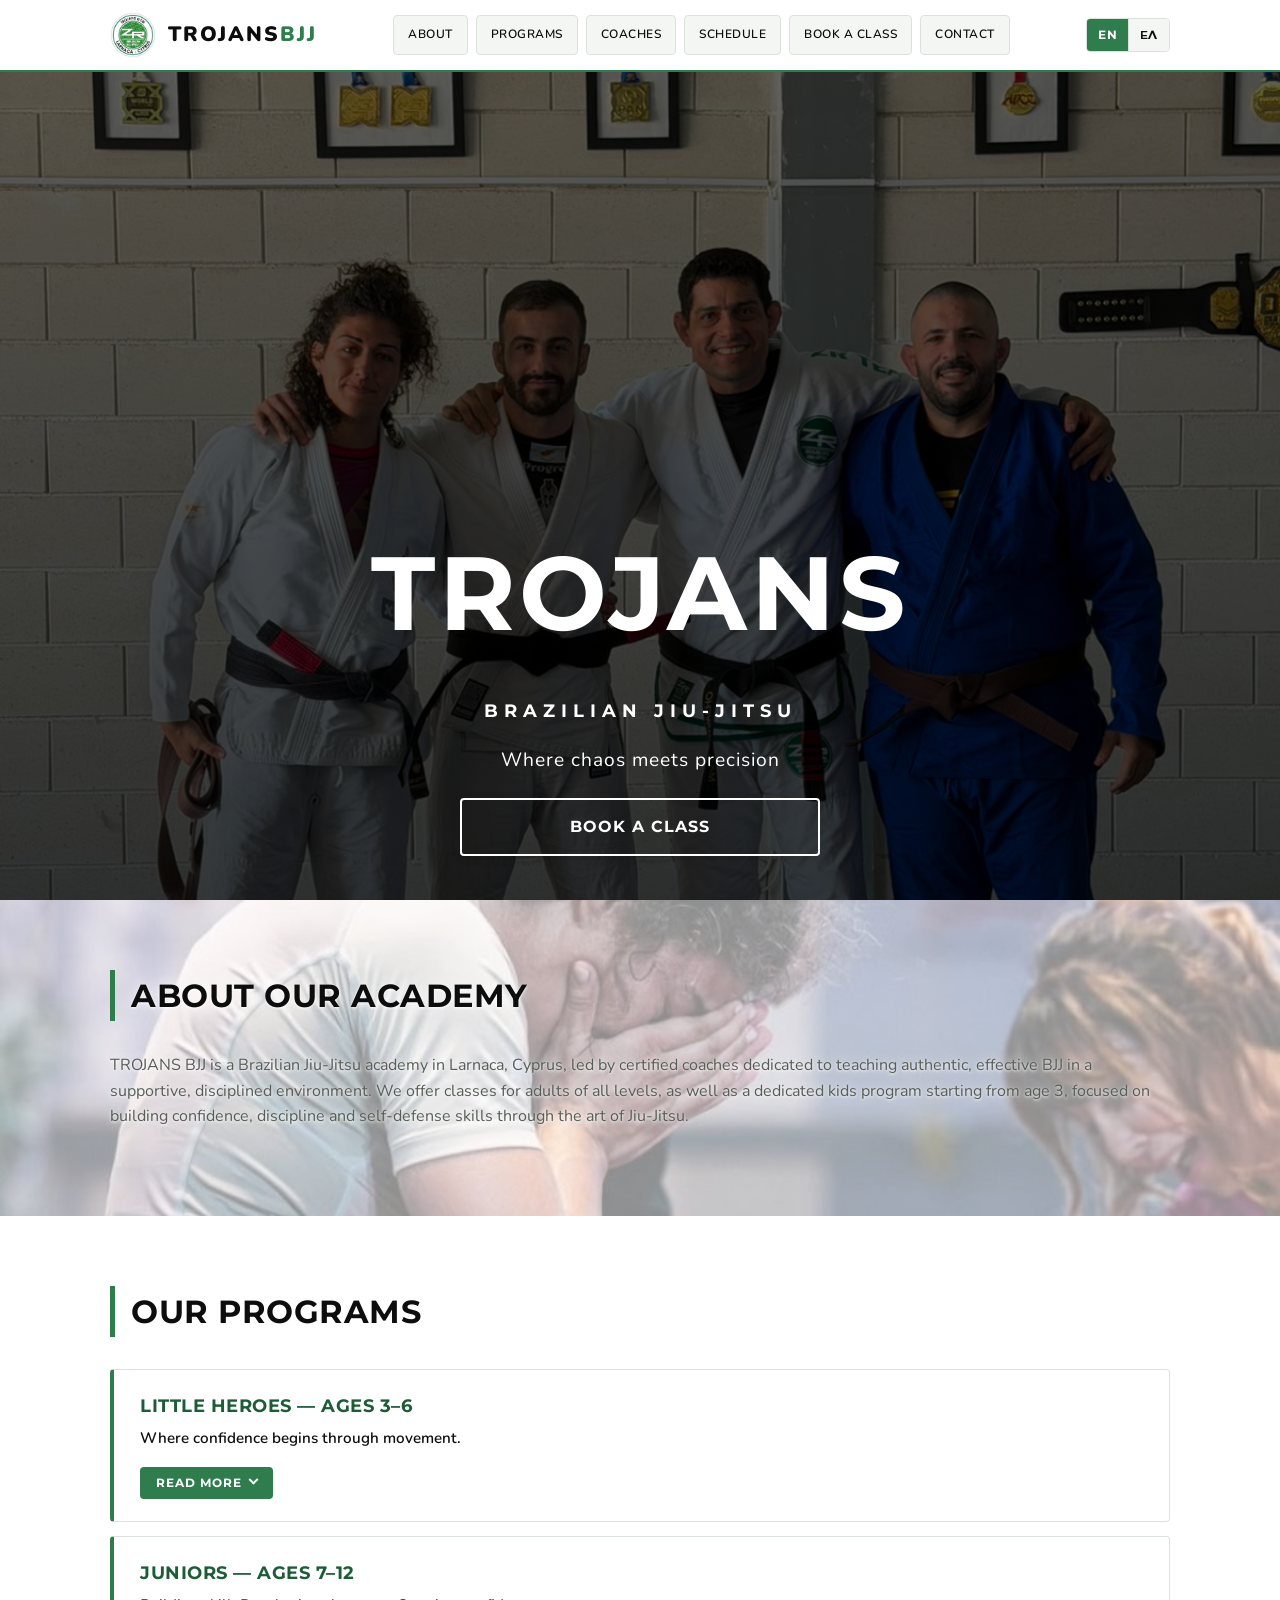
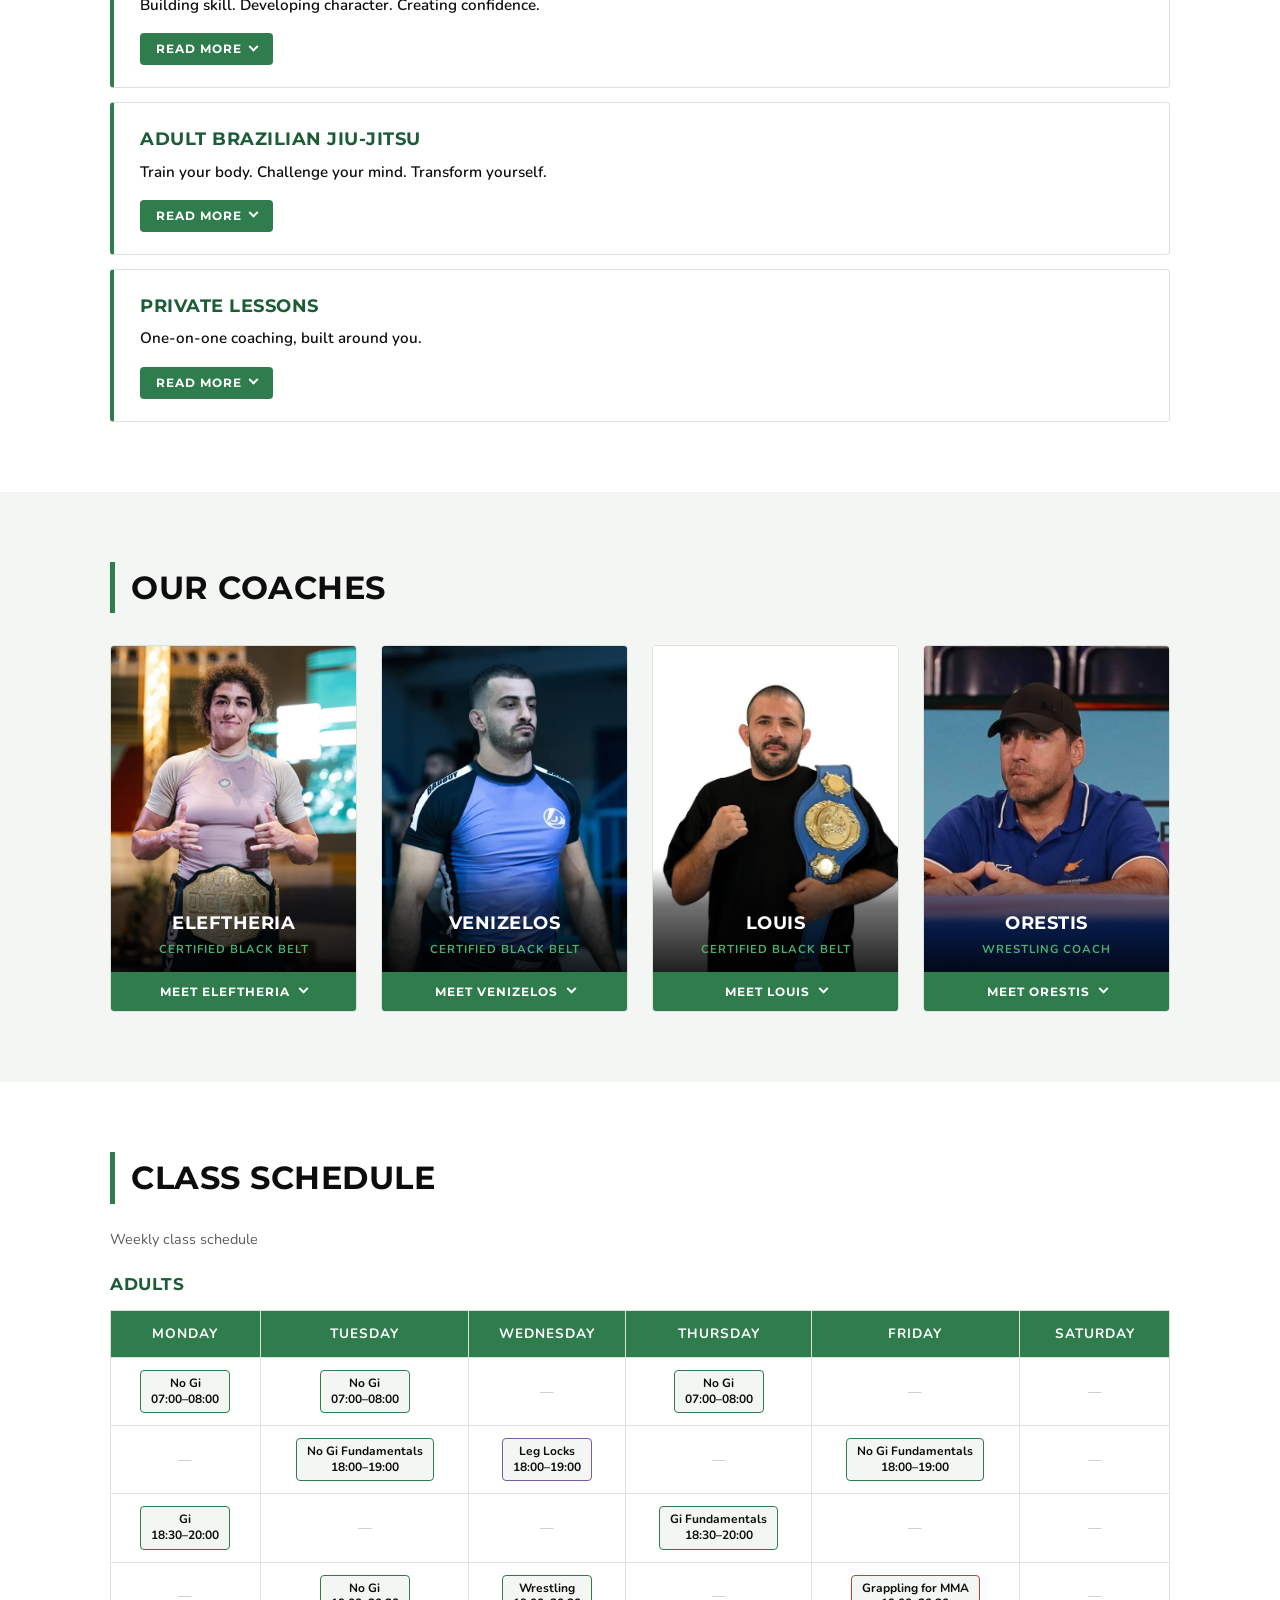
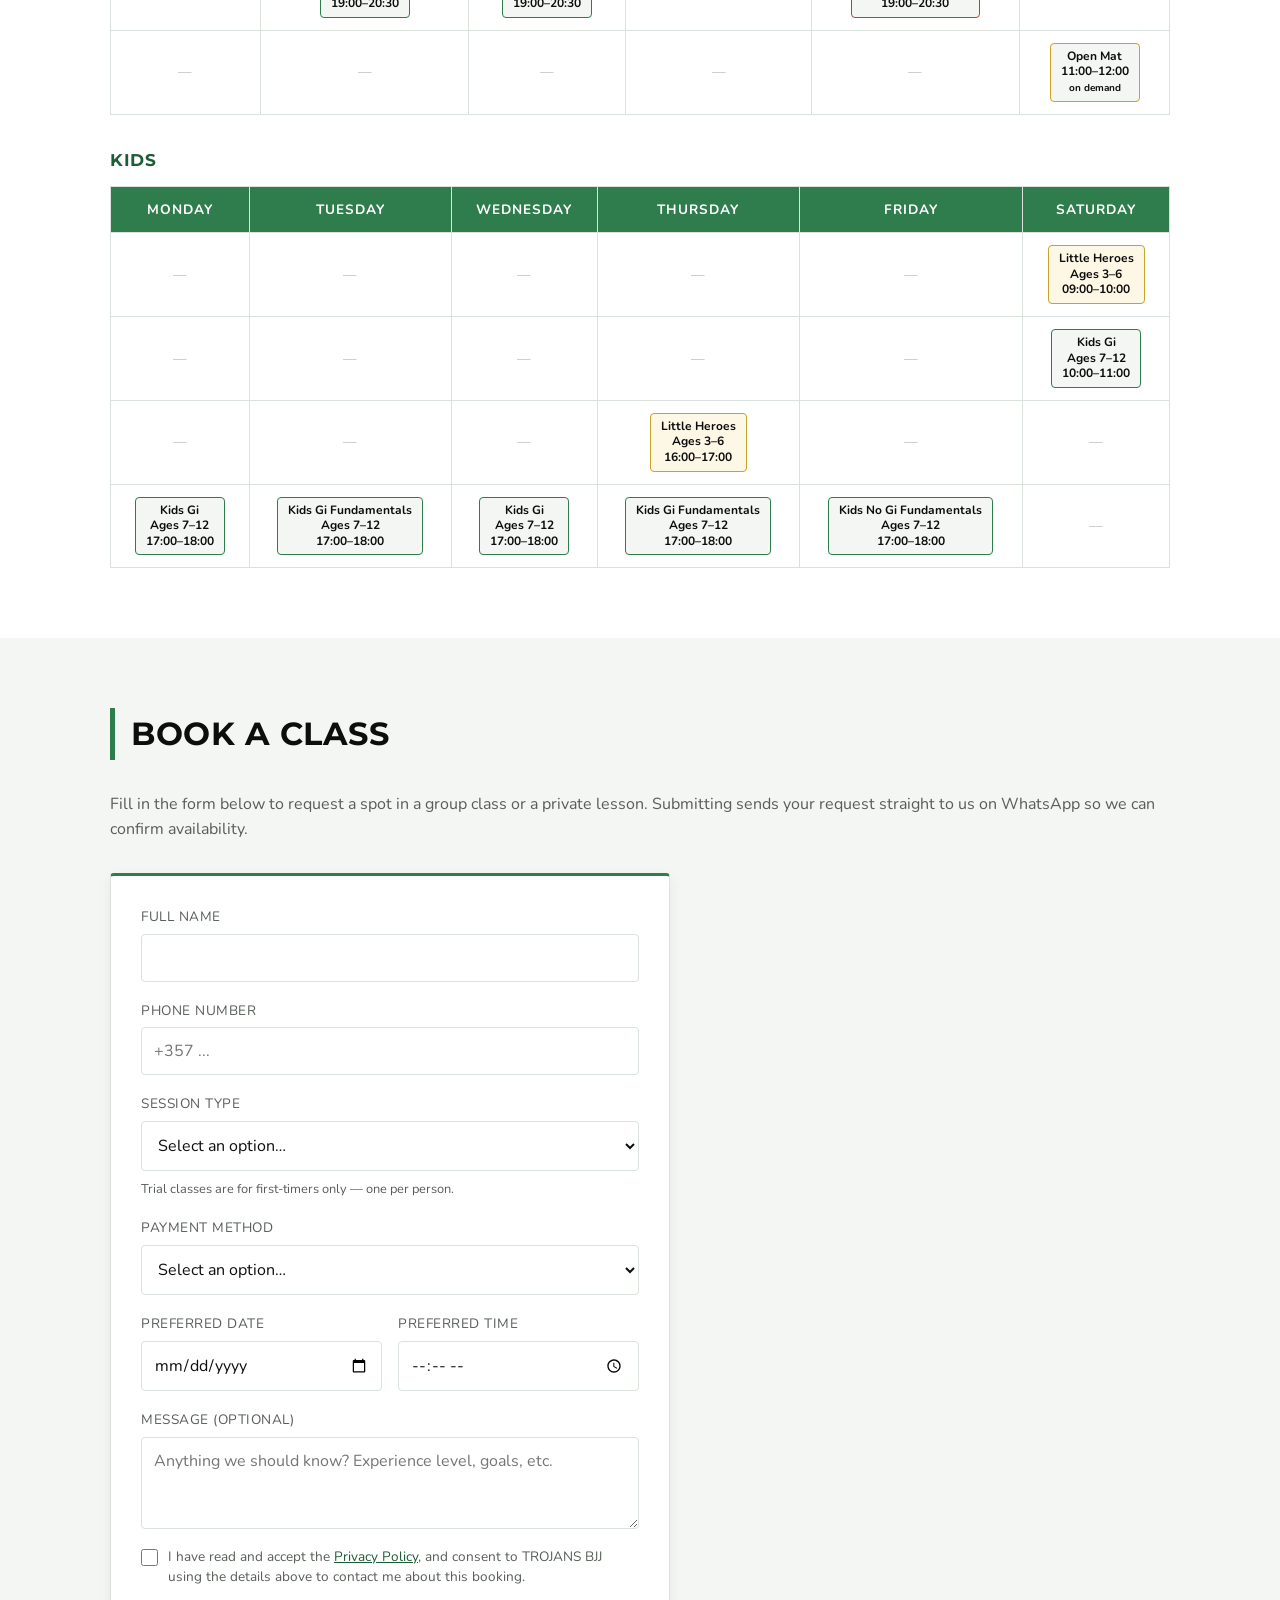
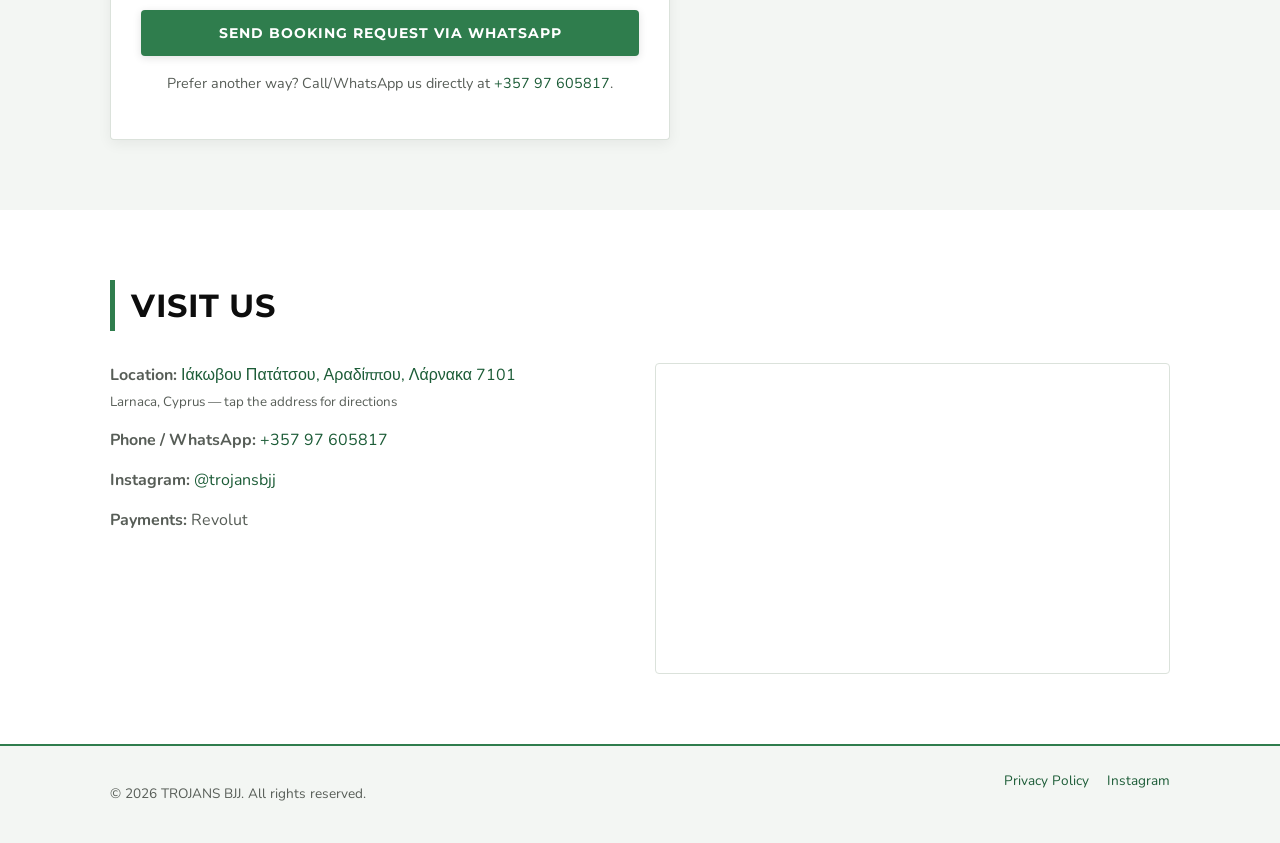
<file: index.html>
<!DOCTYPE html>
<html lang="en">
<head>
<meta charset="UTF-8">
<meta name="viewport" content="width=device-width, initial-scale=1.0">
<title>TROJANS BJJ | Brazilian Jiu-Jitsu Academy, Larnaca</title>
<meta name="description" content="TROJANS BJJ - Certified Brazilian Jiu-Jitsu coaches in Larnaca, Cyprus. Adult and kids classes, private lessons booking.">

<!-- Rich preview card when the link is shared on WhatsApp, Instagram, Facebook, etc. -->
<meta property="og:type" content="website">
<meta property="og:site_name" content="TROJANS BJJ">
<meta property="og:title" content="TROJANS BJJ | Brazilian Jiu-Jitsu Academy, Larnaca">
<meta property="og:description" content="Certified Brazilian Jiu-Jitsu coaches in Larnaca, Cyprus. Adult and kids classes, private lessons, trial bookings.">
<meta property="og:image" content="https://petaisandreas.github.io/trojans-bjj/images/og-image.jpg">
<meta property="og:image:width" content="1200">
<meta property="og:image:height" content="630">
<meta property="og:url" content="https://petaisandreas.github.io/trojans-bjj/">
<meta name="twitter:card" content="summary_large_image">
<meta name="twitter:title" content="TROJANS BJJ | Brazilian Jiu-Jitsu Academy, Larnaca">
<meta name="twitter:description" content="Certified Brazilian Jiu-Jitsu coaches in Larnaca, Cyprus. Adult and kids classes, private lessons, trial bookings.">
<meta name="twitter:image" content="https://petaisandreas.github.io/trojans-bjj/images/og-image.jpg">

<!-- Browser tab icon. The club badge rather than a generic emoji. -->
<link rel="icon" type="image/png" sizes="32x32" href="images/icons/favicon-32.png">
<link rel="icon" type="image/png" sizes="48x48" href="images/icons/favicon-48.png">
<link rel="icon" href="favicon.ico" sizes="any">

<!-- Installable app: lets a phone add this site to its home screen with its
     own icon, opening full-screen without browser chrome. -->
<link rel="manifest" href="manifest.json">
<meta name="theme-color" content="#2f7d4d">
<link rel="apple-touch-icon" href="images/icons/apple-touch-icon.png">
<meta name="apple-mobile-web-app-capable" content="yes">
<meta name="apple-mobile-web-app-status-bar-style" content="black-translucent">
<meta name="apple-mobile-web-app-title" content="TROJANS BJJ">

<link rel="preconnect" href="https://fonts.googleapis.com">
<link rel="preconnect" href="https://fonts.gstatic.com" crossorigin>
<link href="https://fonts.googleapis.com/css2?family=Montserrat:wght@600;700;800&family=Nunito:wght@400;600;700&display=swap" rel="stylesheet">

<!-- Visitor analytics (Google Analytics 4) - INACTIVE until a real Measurement
     ID replaces GA_MEASUREMENT_ID below. Nothing is sent anywhere until then.
     To activate: create a free account at analytics.google.com, add this site
     as a "Web" property, copy the ID it gives you (looks like G-XXXXXXXXXX),
     and replace both occurrences of GA_MEASUREMENT_ID on this page (and in
     privacy.html) with it. -->
<script>
  const GA_MEASUREMENT_ID = 'GA_MEASUREMENT_ID';
  if (GA_MEASUREMENT_ID !== 'GA_MEASUREMENT_ID') {
    const gaScript = document.createElement('script');
    gaScript.async = true;
    gaScript.src = `https://www.googletagmanager.com/gtag/js?id=${GA_MEASUREMENT_ID}`;
    document.head.appendChild(gaScript);
    window.dataLayer = window.dataLayer || [];
    function gtag(){ dataLayer.push(arguments); }
    gtag('js', new Date());
    gtag('config', GA_MEASUREMENT_ID);
  }
</script>
<!-- Bump ?v= whenever style.css or script.js changes so browsers fetch the new file
     instead of serving a cached copy. -->
<link rel="stylesheet" href="css/style.css?v=35">

<!-- Local business data for Google Search/Maps rich results. Class-time
     blocks come straight from the schedule table above, not invented.
     Saturday's Open Mat has no listed end time anywhere on the page, so it
     is left out here too rather than guessing one - see the note left for
     the site owner about adding it. -->
<script type="application/ld+json">
{
  "@context": "https://schema.org",
  "@type": "SportsActivityLocation",
  "name": "TROJANS BJJ",
  "alternateName": "Trojans Gym",
  "description": "Brazilian Jiu-Jitsu academy in Larnaca, Cyprus offering adult and kids classes, private lessons, and trial bookings.",
  "url": "https://petaisandreas.github.io/trojans-bjj/",
  "image": "https://petaisandreas.github.io/trojans-bjj/images/og-image.jpg",
  "telephone": "+35797605817",
  "sameAs": ["https://www.instagram.com/trojansbjj"],
  "address": {
    "@type": "PostalAddress",
    "streetAddress": "Ιάκωβου Πατάτσου",
    "addressLocality": "Αραδίππου",
    "addressRegion": "Larnaca",
    "postalCode": "7101",
    "addressCountry": "CY"
  },
  "openingHoursSpecification": [
    { "@type": "OpeningHoursSpecification", "dayOfWeek": "Monday", "opens": "07:00", "closes": "08:00", "description": "No Gi" },
    { "@type": "OpeningHoursSpecification", "dayOfWeek": "Monday", "opens": "17:00", "closes": "18:00", "description": "Kids Gi (ages 7-12)" },
    { "@type": "OpeningHoursSpecification", "dayOfWeek": "Monday", "opens": "18:30", "closes": "20:00", "description": "Gi" },

    { "@type": "OpeningHoursSpecification", "dayOfWeek": "Tuesday", "opens": "07:00", "closes": "08:00", "description": "No Gi" },
    { "@type": "OpeningHoursSpecification", "dayOfWeek": "Tuesday", "opens": "17:00", "closes": "18:00", "description": "Kids Gi Fundamentals (ages 7-12)" },
    { "@type": "OpeningHoursSpecification", "dayOfWeek": "Tuesday", "opens": "18:00", "closes": "19:00", "description": "No Gi Fundamentals" },
    { "@type": "OpeningHoursSpecification", "dayOfWeek": "Tuesday", "opens": "19:00", "closes": "20:30", "description": "No Gi" },

    { "@type": "OpeningHoursSpecification", "dayOfWeek": "Wednesday", "opens": "17:00", "closes": "18:00", "description": "Kids Gi (ages 7-12)" },
    { "@type": "OpeningHoursSpecification", "dayOfWeek": "Wednesday", "opens": "18:00", "closes": "19:00", "description": "Leg Locks" },
    { "@type": "OpeningHoursSpecification", "dayOfWeek": "Wednesday", "opens": "19:00", "closes": "20:30", "description": "Wrestling" },

    { "@type": "OpeningHoursSpecification", "dayOfWeek": "Thursday", "opens": "07:00", "closes": "08:00", "description": "No Gi" },
    { "@type": "OpeningHoursSpecification", "dayOfWeek": "Thursday", "opens": "16:00", "closes": "17:00", "description": "Little Heroes (ages 3-6)" },
    { "@type": "OpeningHoursSpecification", "dayOfWeek": "Thursday", "opens": "17:00", "closes": "18:00", "description": "Kids Gi Fundamentals (ages 7-12)" },
    { "@type": "OpeningHoursSpecification", "dayOfWeek": "Thursday", "opens": "18:30", "closes": "20:00", "description": "Gi Fundamentals" },

    { "@type": "OpeningHoursSpecification", "dayOfWeek": "Friday", "opens": "17:00", "closes": "18:00", "description": "Kids No Gi Fundamentals (ages 7-12)" },
    { "@type": "OpeningHoursSpecification", "dayOfWeek": "Friday", "opens": "18:00", "closes": "19:00", "description": "No Gi Fundamentals" },
    { "@type": "OpeningHoursSpecification", "dayOfWeek": "Friday", "opens": "19:00", "closes": "20:30", "description": "Grappling for MMA" },

    { "@type": "OpeningHoursSpecification", "dayOfWeek": "Saturday", "opens": "09:00", "closes": "10:00", "description": "Little Heroes (ages 3-6)" },
    { "@type": "OpeningHoursSpecification", "dayOfWeek": "Saturday", "opens": "10:00", "closes": "11:00", "description": "Kids Gi (ages 7-12)" },
    { "@type": "OpeningHoursSpecification", "dayOfWeek": "Saturday", "opens": "11:00", "closes": "12:00", "description": "Open Mat (on demand)" }
  ]
}
</script>
</head>
<body data-i18n-doc-title="doc-title" data-i18n-doc-description="doc-description">

<header class="site-header">
  <div class="container header-inner">
    <a href="#home" class="logo">
      <span class="logo-badge photo-frame">
        <img src="images/logo.png" alt="TROJANS BJJ logo" onerror="this.classList.add('missing')">
        <span class="photo-placeholder logo-placeholder">&#129508;</span>
      </span>
      <span class="logo-text">TROJANS<span>BJJ</span></span>
    </a>
    <nav class="main-nav" id="main-nav">
      <a href="#about" data-i18n="nav-about">About</a>
      <a href="#programs" data-i18n="nav-programs">Programs</a>
      <a href="#coaches" data-i18n="nav-coaches">Coaches</a>
      <a href="#schedule" data-i18n="nav-schedule">Schedule</a>
      <a href="#booking" data-i18n="nav-booking">Book a Class</a>
      <a href="#contact" data-i18n="nav-contact">Contact</a>
    </nav>
    <div class="lang-switch" role="group" aria-label="Language">
      <button type="button" class="lang-btn" data-lang="en">EN</button>
      <button type="button" class="lang-btn" data-lang="el">&Epsilon;&Lambda;</button>
    </div>
    <button class="nav-toggle" id="nav-toggle" aria-label="Toggle menu" data-i18n-aria-label="nav-toggle-label">&#9776;</button>
  </div>
</header>

<section id="home" class="hero">
  <div class="hero-photo" aria-hidden="true">
    <img src="images/hero-coaches.jpg" alt="">
  </div>
  <div class="hero-overlay" aria-hidden="true"></div>
  <div class="container hero-content">
    <h1>TROJANS</h1>
    <p class="hero-subtitle" data-i18n="hero-subtitle">Brazilian Jiu-Jitsu</p>
    <p class="tagline" data-i18n="hero-tagline">Where chaos meets precision</p>
    <div class="hero-buttons">
      <a href="#booking" class="btn btn-outline btn-hero" data-i18n="hero-book">Book a Class</a>
    </div>
  </div>
</section>

<section id="about" class="section about">
  <!-- sh5, sh6 and sh10 show identifiable children. Published at the
       owner's direction; parental consent is their responsibility. -->
  <div class="about-slideshow" id="about-slideshow" aria-hidden="true">
    <img src="images/sh1.jpg" alt="" onerror="this.classList.add('missing')">
    <img src="images/sh2.jpg" alt="" onerror="this.classList.add('missing')">
    <img src="images/sh5.jpg" alt="" onerror="this.classList.add('missing')">
    <img src="images/sh6.jpg" alt="" onerror="this.classList.add('missing')">
    <img src="images/sh7.jpg" alt="" onerror="this.classList.add('missing')">
    <img src="images/sh9.jpg" alt="" onerror="this.classList.add('missing')">
    <img src="images/sh10.jpg" alt="" onerror="this.classList.add('missing')">
  </div>
  <div class="about-scrim" aria-hidden="true"></div>
  <div class="container">
    <h2 data-i18n="about-heading">About Our Academy</h2>
    <p data-i18n="about-body">
      TROJANS BJJ is a Brazilian Jiu-Jitsu academy in Larnaca, Cyprus, led by certified coaches
      dedicated to teaching authentic, effective BJJ in a supportive, disciplined environment.
      We offer classes for adults of all levels, as well as a dedicated kids program starting from
      age 3, focused on building confidence, discipline and self-defense skills through the art of
      Jiu-Jitsu.
    </p>
  </div>
</section>

<section id="programs" class="section programs">
  <div class="container">
    <h2 data-i18n="programs-heading">Our Programs</h2>
    <div class="program-grid">

      <article class="program-card">
        <h3 data-i18n="program-little-title">Little Heroes &mdash; Ages 3&ndash;6</h3>
        <p class="program-tagline" data-i18n="program-little-tagline">Where confidence begins through movement.</p>
        <button type="button" class="program-toggle" aria-expanded="false" aria-controls="prog-little">
          <span data-i18n="program-readmore">Read more</span>
          <span class="coach-chevron" aria-hidden="true"></span>
        </button>
        <div class="program-body" id="prog-little" hidden data-i18n="program-little-body">
          <p>Little Heroes is a playful and carefully structured introduction to Brazilian Jiu-Jitsu, created specifically for children aged 3&ndash;6. Through age-appropriate games, movement exercises, and fundamental Jiu-Jitsu skills, children develop coordination, balance, agility, body awareness, and essential motor skills while learning how to listen, follow instructions, and interact positively with others.</p>
          <p>At this important stage of development, our goal goes far beyond learning techniques. We create an environment where children learn through movement, build independence, develop focus and discipline, and experience the confidence that comes from overcoming small challenges. Every class is designed to be safe, engaging, positive, and fun, giving our Little Heroes a strong foundation both on and off the mats.</p>
        </div>
      </article>

      <article class="program-card">
        <h3 data-i18n="program-junior-title">Juniors &mdash; Ages 7&ndash;12</h3>
        <p class="program-tagline" data-i18n="program-junior-tagline">Building skill. Developing character. Creating confidence.</p>
        <button type="button" class="program-toggle" aria-expanded="false" aria-controls="prog-junior">
          <span data-i18n="program-readmore">Read more</span>
          <span class="coach-chevron" aria-hidden="true"></span>
        </button>
        <div class="program-body" id="prog-junior" hidden data-i18n="program-junior-body">
          <p>Our Junior Heroes program is designed for one of the most important stages of a child&rsquo;s development. Through structured Brazilian Jiu-Jitsu training, students build a strong technical foundation while developing confidence, discipline, focus, resilience, coordination, and respect.</p>
          <p>As their skills progress, children learn much more than how to perform a technique. They learn how to solve problems under pressure, stay composed when something is difficult, work with different training partners, accept both success and setbacks, and keep working toward a goal. Our coaches challenge each student at an appropriate level, helping them become more capable and confident without losing the enjoyment of training.</p>
          <p>The result is a program that develops strong Jiu-Jitsu and strong individuals &mdash; giving children practical skills, a positive mindset, and lessons they can carry into school, friendships, sport, and everyday life.</p>
        </div>
      </article>

      <article class="program-card">
        <h3 data-i18n="program-adult-title">Adult Brazilian Jiu-Jitsu</h3>
        <p class="program-tagline" data-i18n="program-adult-tagline">Train your body. Challenge your mind. Transform yourself.</p>
        <button type="button" class="program-toggle" aria-expanded="false" aria-controls="prog-adult">
          <span data-i18n="program-readmore">Read more</span>
          <span class="coach-chevron" aria-hidden="true"></span>
        </button>
        <div class="program-body" id="prog-adult" hidden data-i18n="program-adult-body">
          <p>Our Adult Brazilian Jiu-Jitsu program is built for everyone &mdash; from complete beginners stepping onto the mats for the first time to experienced practitioners looking to take their game to the next level.</p>
          <p>Brazilian Jiu-Jitsu is more than a workout. It is a constantly evolving physical and mental challenge that develops strength, mobility, endurance, confidence, problem-solving, and resilience. Every session gives you the opportunity to learn, test yourself, improve, and discover what you are capable of.</p>
          <p>Our academy brings together high-level instruction, structured progression, modern training methods, and an innovative training environment designed to help every student grow. Whether your goal is fitness, self-defence, competition, stress relief, or simply becoming a stronger version of yourself, there is a place for you on our mats.</p>
          <p>We don&rsquo;t just teach Jiu-Jitsu. We use Jiu-Jitsu to transform lives.</p>
        </div>
      </article>

      <article class="program-card">
        <h3 data-i18n="program-private-title">Private Lessons</h3>
        <p class="program-tagline" data-i18n="program-private-tagline">One-on-one coaching, built around you.</p>
        <button type="button" class="program-toggle" aria-expanded="false" aria-controls="prog-private">
          <span data-i18n="program-readmore">Read more</span>
          <span class="coach-chevron" aria-hidden="true"></span>
        </button>
        <div class="program-body" id="prog-private" hidden data-i18n="program-private-body">
          <p>Private sessions with Eleftheria or Venizelos, tailored to your goals and your pace. Ideal if you want to accelerate your progress, work on a specific area of your game, or start training in a one-to-one setting before joining group classes.</p>
          <p>They are just as valuable if you are a competitor looking to sharpen your skills. Private lessons are open to every level.</p>
        </div>
      </article>

    </div>
  </div>
</section>

<section id="coaches" class="section coaches">
  <div class="container">
    <h2 data-i18n="coaches-heading">Our Coaches</h2>
    <div class="coach-grid">

      <article class="coach-card">
        <div class="coach-media">
          <img class="coach-photo" src="images/coach-eleftheria.jpg" alt="Coach Eleftheria" onerror="this.classList.add('missing')">
          <span class="coach-fallback" aria-hidden="true">E</span>
          <div class="coach-overlay">
            <h3>Eleftheria</h3>
            <p class="coach-role" data-i18n="role-eleftheria">Certified Black Belt</p>
          </div>
        </div>
        <button type="button" class="coach-toggle" aria-expanded="false" aria-controls="bio-eleftheria">
          <span data-i18n="meet-eleftheria">Meet Eleftheria</span>
          <span class="coach-chevron" aria-hidden="true"></span>
        </button>
        <div class="coach-bio" id="bio-eleftheria" hidden>
          <h4 data-i18n="achievements-heading">Achievements</h4>
          <ul data-i18n="achievements-eleftheria">
            <li>ADCC Veteran &amp; ADCC European Trials Champion</li>
            <li>IBJJF European Champion &mdash; Weight and Absolute</li>
            <li>IBJJF Pan Champion</li>
            <li>JJIF World Champion</li>
            <li>Founder of <a href="https://www.goldencamppro.com" target="_blank" rel="noopener">GoldenCampPro.com</a></li>
          </ul>
        </div>
      </article>

      <article class="coach-card">
        <div class="coach-media">
          <img class="coach-photo" src="images/coach-venizelos.jpg" alt="Coach Venizelos" onerror="this.classList.add('missing')">
          <span class="coach-fallback" aria-hidden="true">V</span>
          <div class="coach-overlay">
            <h3>Venizelos</h3>
            <p class="coach-role" data-i18n="role-venizelos">Certified Black Belt</p>
          </div>
        </div>
        <button type="button" class="coach-toggle" aria-expanded="false" aria-controls="bio-venizelos">
          <span data-i18n="meet-venizelos">Meet Venizelos</span>
          <span class="coach-chevron" aria-hidden="true"></span>
        </button>
        <div class="coach-bio" id="bio-venizelos" hidden>
          <h4 data-i18n="achievements-heading">Achievements</h4>
          <ul data-i18n="achievements-venizelos">
            <li>JJIF European No-Gi Vice Champion 2025</li>
            <li>JJIF European No-Gi Vice Champion 2024</li>
            <li>Cyprus National Champion</li>
            <li>Greece National Champion</li>
          </ul>
        </div>
      </article>

      <article class="coach-card">
        <div class="coach-media">
          <img class="coach-photo" src="images/louis.PNG" alt="Coach Louis" onerror="this.classList.add('missing')">
          <span class="coach-fallback" aria-hidden="true">L</span>
          <div class="coach-overlay">
            <h3>Louis</h3>
            <p class="coach-role" data-i18n="role-louis">Certified Black Belt</p>
          </div>
        </div>
        <button type="button" class="coach-toggle" aria-expanded="false" aria-controls="bio-louis">
          <span data-i18n="meet-louis">Meet Louis</span>
          <span class="coach-chevron" aria-hidden="true"></span>
        </button>
        <div class="coach-bio" id="bio-louis" hidden>
          <h4 data-i18n="achievements-heading">Achievements</h4>
          <ul data-i18n="achievements-louis">
            <li>Abu Dhabi Grand Slam Gold Medallist <span class="nw">2016</span></li>
            <li>Pankration &mdash; 2nd place</li>
            <li>Former professional MMA fighter</li>
            <li>MMA coach</li>
          </ul>
        </div>
      </article>

      <article class="coach-card">
        <div class="coach-media">
          <img class="coach-photo" src="images/orestis-coach.jpg" alt="Coach Orestis" onerror="this.classList.add('missing')">
          <span class="coach-fallback" aria-hidden="true">O</span>
          <div class="coach-overlay">
            <h3>Orestis</h3>
            <p class="coach-role" data-i18n="role-orestis">Wrestling Coach</p>
          </div>
        </div>
        <button type="button" class="coach-toggle" aria-expanded="false" aria-controls="bio-orestis">
          <span data-i18n="meet-orestis">Meet Orestis</span>
          <span class="coach-chevron" aria-hidden="true"></span>
        </button>
        <div class="coach-bio" id="bio-orestis" hidden>
          <h4 data-i18n="achievements-heading">Achievements</h4>
          <ul data-i18n="achievements-orestis">
            <li>Member of the Greek National Wrestling Team, 1997&ndash;2009</li>
            <li>3rd place &mdash; Mediterranean Games 2009, 96&nbsp;kg</li>
            <li>1st place &mdash; Panhellenic Games 2008, 96&nbsp;kg</li>
            <li>1st place &mdash; Panhellenic Championship 2007, 96&nbsp;kg</li>
            <li>3rd place &mdash; Balkan Games 2000 (Juniors), 85&nbsp;kg</li>
          </ul>
        </div>
      </article>

    </div>
  </div>
</section>

<section id="schedule" class="section schedule">
  <div class="container">
    <h2 data-i18n="schedule-heading">Class Schedule</h2>
    <p class="schedule-note" data-i18n="schedule-note">Brazilian Jiu Jitsu Schedule 2025&ndash;26</p>

    <h3 class="schedule-sub" data-i18n="schedule-adults">Adults</h3>
    <div class="table-wrap">
      <table class="schedule-table schedule-grid">
        <thead>
          <tr><th data-i18n="day-mon">Monday</th><th data-i18n="day-tue">Tuesday</th><th data-i18n="day-wed">Wednesday</th><th data-i18n="day-thu">Thursday</th><th data-i18n="day-fri">Friday</th><th data-i18n="day-sat">Saturday</th></tr>
        </thead>
        <tbody>
          <tr><td><span class="pill pill-nogi" data-i18n="p-nogi-am">No Gi<br><span class="nw">07:00&ndash;08:00</span></span></td><td><span class="pill pill-nogi" data-i18n="p-nogi-am">No Gi<br><span class="nw">07:00&ndash;08:00</span></span></td><td></td><td><span class="pill pill-nogi" data-i18n="p-nogi-am">No Gi<br><span class="nw">07:00&ndash;08:00</span></span></td><td></td><td></td></tr>
          <tr><td></td><td><span class="pill pill-beginners" data-i18n="p-nogi-fund">No Gi Fundamentals<br><span class="nw">18:00&ndash;19:00</span></span></td><td><span class="pill pill-leglocks" data-i18n="p-leglocks">Leg Locks<br><span class="nw">18:00&ndash;19:00</span></span></td><td></td><td><span class="pill pill-beginners" data-i18n="p-nogi-fund">No Gi Fundamentals<br><span class="nw">18:00&ndash;19:00</span></span></td><td></td></tr>
          <tr><td><span class="pill pill-gi" data-i18n="p-gi">Gi<br><span class="nw">18:30&ndash;20:00</span></span></td><td></td><td></td><td><span class="pill pill-gi" data-i18n="p-gi-fund">Gi Fundamentals<br><span class="nw">18:30&ndash;20:00</span></span></td><td></td><td></td></tr>
          <tr><td></td><td><span class="pill pill-nogi" data-i18n="p-nogi-late">No Gi<br><span class="nw">19:00&ndash;20:30</span></span></td><td><span class="pill pill-wrestling" data-i18n="p-wrestling">Wrestling<br><span class="nw">19:00&ndash;20:30</span></span></td><td></td><td><span class="pill pill-mma" data-i18n="p-mma">Grappling for MMA<br><span class="nw">19:00&ndash;20:30</span></span></td><td></td></tr>
          <tr><td></td><td></td><td></td><td></td><td></td><td><span class="pill pill-openmat" data-i18n="p-openmat">Open Mat<br><span class="nw">11:00&ndash;12:00</span><br><small>on demand</small></span></td></tr>
        </tbody>
      </table>
    </div>

    <h3 class="schedule-sub" data-i18n="schedule-kids">Kids</h3>
    <div class="table-wrap">
      <table class="schedule-table schedule-grid">
        <thead>
          <tr><th data-i18n="day-mon">Monday</th><th data-i18n="day-tue">Tuesday</th><th data-i18n="day-wed">Wednesday</th><th data-i18n="day-thu">Thursday</th><th data-i18n="day-fri">Friday</th><th data-i18n="day-sat">Saturday</th></tr>
        </thead>
        <tbody>
          <tr><td></td><td></td><td></td><td></td><td></td><td><span class="pill pill-littleheroes" data-i18n="p-lh-sat">Little Heroes<br>Ages <span class="nw">3&ndash;6</span><br><span class="nw">09:00&ndash;10:00</span></span></td></tr>
          <tr><td></td><td></td><td></td><td></td><td></td><td><span class="pill pill-kids" data-i18n="p-kidsgi-sat">Kids Gi<br>Ages <span class="nw">7&ndash;12</span><br><span class="nw">10:00&ndash;11:00</span></span></td></tr>
          <tr><td></td><td></td><td></td><td><span class="pill pill-littleheroes" data-i18n="p-lh-thu">Little Heroes<br>Ages <span class="nw">3&ndash;6</span><br><span class="nw">16:00&ndash;17:00</span></span></td><td></td><td></td></tr>
          <tr><td><span class="pill pill-kids" data-i18n="p-kidsgi">Kids Gi<br>Ages <span class="nw">7&ndash;12</span><br><span class="nw">17:00&ndash;18:00</span></span></td><td><span class="pill pill-kids" data-i18n="p-kidsgi-fund">Kids Gi Fundamentals<br>Ages <span class="nw">7&ndash;12</span><br><span class="nw">17:00&ndash;18:00</span></span></td><td><span class="pill pill-kids" data-i18n="p-kidsgi">Kids Gi<br>Ages <span class="nw">7&ndash;12</span><br><span class="nw">17:00&ndash;18:00</span></span></td><td><span class="pill pill-kids" data-i18n="p-kidsgi-fund">Kids Gi Fundamentals<br>Ages <span class="nw">7&ndash;12</span><br><span class="nw">17:00&ndash;18:00</span></span></td><td><span class="pill pill-kids" data-i18n="p-kidsnogi-fund">Kids No Gi Fundamentals<br>Ages <span class="nw">7&ndash;12</span><br><span class="nw">17:00&ndash;18:00</span></span></td><td></td></tr>
        </tbody>
      </table>
    </div>
  </div>
</section>

<section id="booking" class="section booking">
  <div class="container">
    <h2 data-i18n="booking-heading">Book a Class</h2>
    <p data-i18n="booking-intro">Fill in the form below to request a spot in a group class or a private lesson. Submitting sends your request straight to us on WhatsApp so we can confirm availability.</p>

    <form id="booking-form" class="booking-form">
      <div class="form-row">
        <label for="name" data-i18n="label-name">Full Name</label>
        <input type="text" id="name" name="name" required>
      </div>

      <div class="form-row">
        <label for="phone" data-i18n="label-phone">Phone Number</label>
        <input type="tel" id="phone" name="phone" required placeholder="+357 ...">
      </div>

      <div class="form-row">
        <label for="session-type" data-i18n="label-session-type">Session Type</label>
        <select id="session-type" name="session-type" required>
          <option value="" data-i18n="option-select">Select an option&hellip;</option>
          <option value="Group Class (Trial)" data-i18n="option-group-trial">Group Class (Trial)</option>
          <option value="Kids Class (Trial)" data-i18n="option-kids-trial">Kids Class (Trial)</option>
          <!-- Private lessons are taught by Eleftheria and Venizelos only. -->
          <option value="Private Class with Eleftheria" data-i18n="option-private-eleftheria">Private Class &mdash; Eleftheria</option>
          <option value="Private Class with Venizelos" data-i18n="option-private-venizelos">Private Class &mdash; Venizelos</option>
        </select>
        <p class="form-hint" id="trial-hint" data-i18n="trial-hint">Trial classes are for first-timers only &mdash; one per person.</p>
      </div>

      <div class="form-row">
        <label for="payment" data-i18n="label-payment">Payment Method</label>
        <select id="payment" name="payment" required>
          <option value="" data-i18n="option-select">Select an option&hellip;</option>
          <!-- Revolut is the only accepted payment method. -->
          <option value="Revolut" data-i18n="option-revolut">Revolut</option>
        </select>
        <p class="form-hint" id="revolut-hint" hidden data-i18n="revolut-hint">We&rsquo;ll send you our Revolut details on WhatsApp when we confirm your booking.</p>
      </div>

      <div class="form-row form-row-split">
        <div>
          <label for="date" data-i18n="label-date">Preferred Date</label>
          <input type="date" id="date" name="date">
        </div>
        <div>
          <label for="time" data-i18n="label-time">Preferred Time</label>
          <input type="time" id="time" name="time">
        </div>
      </div>

      <div class="form-row">
        <label for="message" data-i18n="label-message">Message (optional)</label>
        <textarea id="message" name="message" rows="3" placeholder="Anything we should know? Experience level, goals, etc." data-i18n-placeholder="message-placeholder"></textarea>
      </div>

      <div class="form-row form-consent">
        <label class="consent-label" for="privacy-accept">
          <input type="checkbox" id="privacy-accept" name="privacy-accept" required>
          <span data-i18n="consent-text">I have read and accept the <a href="privacy.html" target="_blank" rel="noopener">Privacy Policy</a>, and consent to TROJANS BJJ using the details above to contact me about this booking.</span>
        </label>
      </div>

      <button type="submit" class="btn btn-primary btn-full" data-i18n="submit-booking">Send Booking Request via WhatsApp</button>
      <p class="booking-alt" data-i18n="booking-alt">Prefer another way? Call/WhatsApp us directly at
        <a href="https://wa.me/35797605817">+357 97 605817</a>.
      </p>
    </form>
  </div>
</section>

<section id="contact" class="section contact">
  <div class="container">
    <h2 data-i18n="contact-heading">Visit Us</h2>
    <div class="contact-grid">
      <div class="contact-info">
        <p><strong data-i18n="label-location">Location:</strong>
          <a href="https://www.google.com/maps?cid=5065393378060084863" target="_blank" rel="noopener">Ιάκωβου Πατάτσου, Αραδίππου, Λάρνακα 7101</a>
          <br><small data-i18n="location-note">Larnaca, Cyprus &mdash; tap the address for directions</small></p>
        <p><strong data-i18n="label-phone-contact">Phone / WhatsApp:</strong> <a href="https://wa.me/35797605817">+357 97 605817</a></p>
        <p><strong data-i18n="label-instagram">Instagram:</strong> <a href="https://www.instagram.com/trojansbjj" target="_blank" rel="noopener">@trojansbjj</a></p>
        <p><strong data-i18n="label-payments">Payments:</strong> <span data-i18n="payments-value">Revolut</span></p>
      </div>
      <div class="map-wrap">
        <!-- Must be an embed URL: a normal maps.google.com page URL is blocked
             from loading in an iframe and renders blank. cid= is the place ID
             taken from the share link, so the pin lands exactly on the gym. -->
        <iframe
          title="Map showing TROJANS BJJ in Aradippou, Larnaca"
          data-i18n-title="map-title"
          src="https://www.google.com/maps?cid=5065393378060084863&output=embed"
          width="100%" height="300" style="border:0;" loading="lazy" referrerpolicy="no-referrer-when-downgrade">
        </iframe>
      </div>
    </div>
  </div>
</section>

<footer class="site-footer">
  <div class="container footer-inner">
    <p>&copy; <span id="year"></span> TROJANS BJJ. <span data-i18n="footer-rights">All rights reserved.</span></p>
    <span class="footer-links">
      <a href="privacy.html" data-i18n="footer-privacy">Privacy Policy</a>
      <a href="https://www.instagram.com/trojansbjj" target="_blank" rel="noopener">Instagram</a>
    </span>
  </div>
</footer>

<script src="js/i18n.js?v=35"></script>
<script src="js/script.js?v=35"></script>
</body>
</html>
</file>
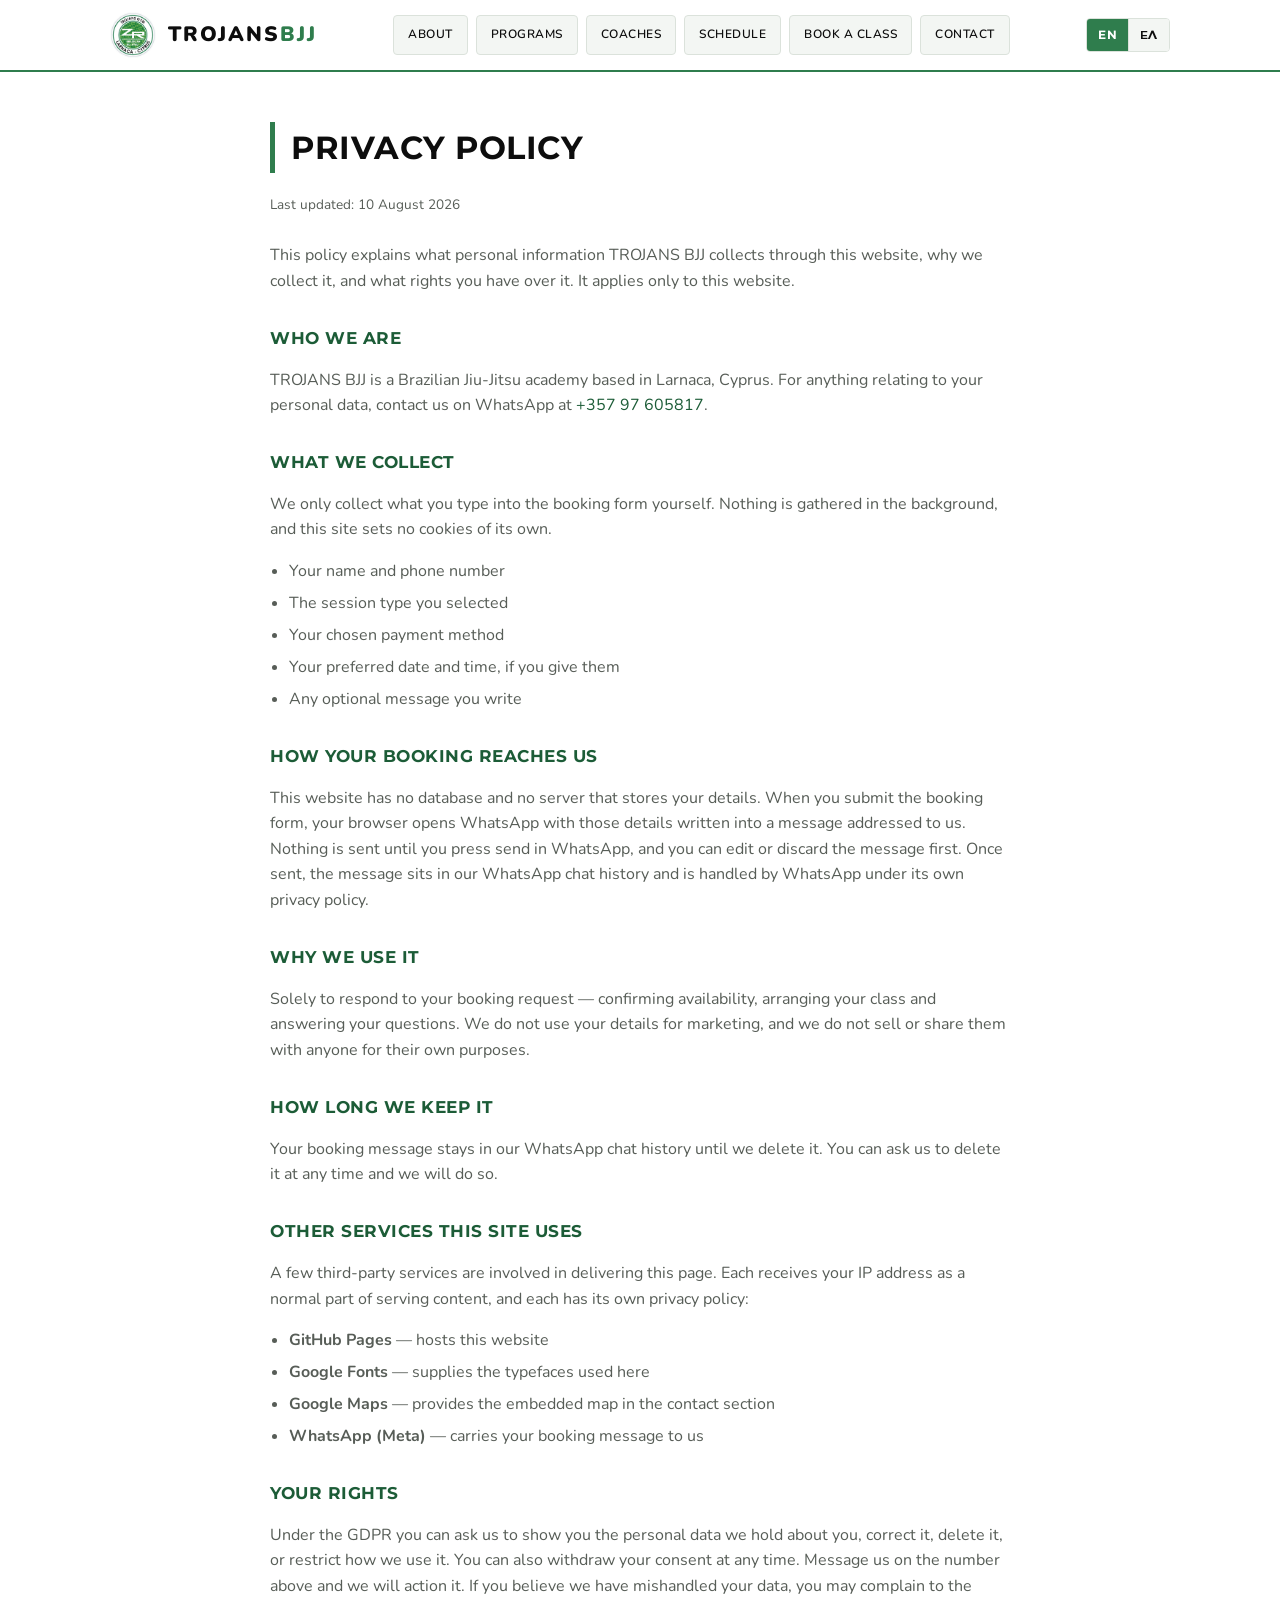
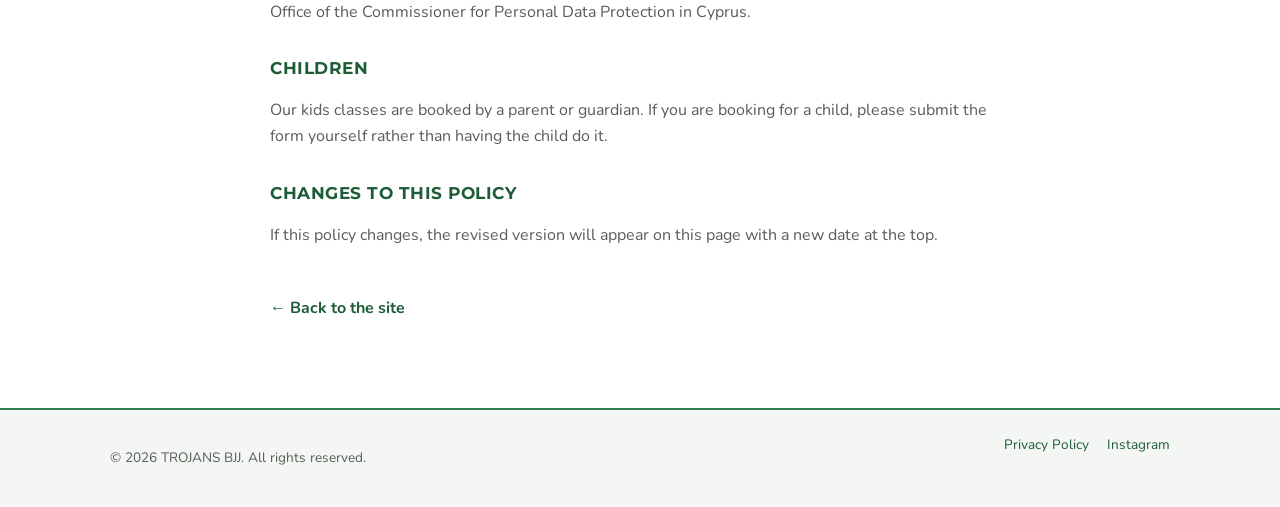
<file: privacy.html>
<!DOCTYPE html>
<html lang="en">
<head>
<meta charset="UTF-8">
<meta name="viewport" content="width=device-width, initial-scale=1.0">
<title>Privacy Policy | TROJANS BJJ</title>
<meta name="description" content="How TROJANS BJJ collects and uses the information you submit through this website.">

<meta property="og:type" content="website">
<meta property="og:site_name" content="TROJANS BJJ">
<meta property="og:title" content="Privacy Policy | TROJANS BJJ">
<meta property="og:description" content="How TROJANS BJJ collects and uses the information you submit through this website.">
<meta property="og:image" content="https://petaisandreas.github.io/trojans-bjj/images/og-image.jpg">
<meta property="og:url" content="https://petaisandreas.github.io/trojans-bjj/privacy.html">
<meta name="twitter:card" content="summary_large_image">
<meta name="twitter:image" content="https://petaisandreas.github.io/trojans-bjj/images/og-image.jpg">

<!-- Browser tab icon. The club badge rather than a generic emoji. -->
<link rel="icon" type="image/png" sizes="32x32" href="images/icons/favicon-32.png">
<link rel="icon" type="image/png" sizes="48x48" href="images/icons/favicon-48.png">
<link rel="icon" href="favicon.ico" sizes="any">

<link rel="manifest" href="manifest.json">
<meta name="theme-color" content="#2f7d4d">
<link rel="apple-touch-icon" href="images/icons/apple-touch-icon.png">
<meta name="apple-mobile-web-app-capable" content="yes">
<meta name="apple-mobile-web-app-status-bar-style" content="black-translucent">
<meta name="apple-mobile-web-app-title" content="TROJANS BJJ">

<link rel="preconnect" href="https://fonts.googleapis.com">
<link rel="preconnect" href="https://fonts.gstatic.com" crossorigin>
<link href="https://fonts.googleapis.com/css2?family=Montserrat:wght@600;700;800&family=Nunito:wght@400;600;700&display=swap" rel="stylesheet">

<!-- Visitor analytics (Google Analytics 4) - INACTIVE until a real Measurement
     ID replaces GA_MEASUREMENT_ID. See index.html for setup instructions;
     keep this ID identical to the one there so traffic across both pages
     is counted together. -->
<script>
  const GA_MEASUREMENT_ID = 'GA_MEASUREMENT_ID';
  if (GA_MEASUREMENT_ID !== 'GA_MEASUREMENT_ID') {
    const gaScript = document.createElement('script');
    gaScript.async = true;
    gaScript.src = `https://www.googletagmanager.com/gtag/js?id=${GA_MEASUREMENT_ID}`;
    document.head.appendChild(gaScript);
    window.dataLayer = window.dataLayer || [];
    function gtag(){ dataLayer.push(arguments); }
    gtag('js', new Date());
    gtag('config', GA_MEASUREMENT_ID);
  }
</script>
<link rel="stylesheet" href="css/style.css?v=35">
</head>
<body data-i18n-doc-title="privacy-doc-title" data-i18n-doc-description="privacy-doc-description">

<header class="site-header">
  <div class="container header-inner">
    <a href="index.html#home" class="logo">
      <span class="logo-badge photo-frame">
        <img src="images/logo.png" alt="TROJANS BJJ logo" onerror="this.classList.add('missing')">
        <span class="photo-placeholder logo-placeholder">&#129508;</span>
      </span>
      <span class="logo-text">TROJANS<span>BJJ</span></span>
    </a>
    <nav class="main-nav" id="main-nav">
      <a href="index.html#about" data-i18n="nav-about">About</a>
      <a href="index.html#programs" data-i18n="nav-programs">Programs</a>
      <a href="index.html#coaches" data-i18n="nav-coaches">Coaches</a>
      <a href="index.html#schedule" data-i18n="nav-schedule">Schedule</a>
      <a href="index.html#booking" data-i18n="nav-booking">Book a Class</a>
      <a href="index.html#contact" data-i18n="nav-contact">Contact</a>
    </nav>
    <div class="lang-switch" role="group" aria-label="Language">
      <button type="button" class="lang-btn" data-lang="en">EN</button>
      <button type="button" class="lang-btn" data-lang="el">&Epsilon;&Lambda;</button>
    </div>
    <button class="nav-toggle" id="nav-toggle" aria-label="Toggle menu" data-i18n-aria-label="nav-toggle-label">&#9776;</button>
  </div>
</header>

<section class="section legal">
  <div class="container">
    <h2 data-i18n="privacy-heading">Privacy Policy</h2>
    <p class="legal-updated" data-i18n="privacy-updated">Last updated: 10 August 2026</p>

    <p data-i18n="privacy-intro">
      This policy explains what personal information TROJANS BJJ collects through this website,
      why we collect it, and what rights you have over it. It applies only to this website.
    </p>

    <h3 data-i18n="privacy-who-heading">Who we are</h3>
    <p data-i18n="privacy-who-body">
      TROJANS BJJ is a Brazilian Jiu-Jitsu academy based in Larnaca, Cyprus. For anything relating
      to your personal data, contact us on WhatsApp at
      <a href="https://wa.me/35797605817">+357 97 605817</a>.
    </p>

    <h3 data-i18n="privacy-collect-heading">What we collect</h3>
    <p data-i18n="privacy-collect-body">
      We only collect what you type into the booking form yourself. Nothing is gathered in the
      background, and this site sets no cookies of its own.
    </p>
    <ul data-i18n="privacy-collect-list">
      <li>Your name and phone number</li>
      <li>The session type you selected</li>
      <li>Your chosen payment method</li>
      <li>Your preferred date and time, if you give them</li>
      <li>Any optional message you write</li>
    </ul>

    <h3 data-i18n="privacy-reaches-heading">How your booking reaches us</h3>
    <p data-i18n="privacy-reaches-body">
      This website has no database and no server that stores your details. When you submit the
      booking form, your browser opens WhatsApp with those details written into a message addressed
      to us. Nothing is sent until you press send in WhatsApp, and you can edit or discard the
      message first. Once sent, the message sits in our WhatsApp chat history and is handled by
      WhatsApp under its own privacy policy.
    </p>

    <h3 data-i18n="privacy-why-heading">Why we use it</h3>
    <p data-i18n="privacy-why-body">
      Solely to respond to your booking request &mdash; confirming availability, arranging your class
      and answering your questions. We do not use your details for marketing, and we do not sell or
      share them with anyone for their own purposes.
    </p>

    <h3 data-i18n="privacy-keep-heading">How long we keep it</h3>
    <p data-i18n="privacy-keep-body">
      Your booking message stays in our WhatsApp chat history until we delete it. You can ask us to
      delete it at any time and we will do so.
    </p>

    <h3 data-i18n="privacy-thirdparty-heading">Other services this site uses</h3>
    <p data-i18n="privacy-thirdparty-body">
      A few third-party services are involved in delivering this page. Each receives your IP address
      as a normal part of serving content, and each has its own privacy policy:
    </p>
    <ul data-i18n="privacy-thirdparty-list">
      <li><strong>GitHub Pages</strong> &mdash; hosts this website</li>
      <li><strong>Google Fonts</strong> &mdash; supplies the typefaces used here</li>
      <li><strong>Google Maps</strong> &mdash; provides the embedded map in the contact section</li>
      <li><strong>WhatsApp (Meta)</strong> &mdash; carries your booking message to us</li>
    </ul>

    <h3 data-i18n="privacy-rights-heading">Your rights</h3>
    <p data-i18n="privacy-rights-body">
      Under the GDPR you can ask us to show you the personal data we hold about you, correct it,
      delete it, or restrict how we use it. You can also withdraw your consent at any time. Message
      us on the number above and we will action it. If you believe we have mishandled your data, you
      may complain to the Office of the Commissioner for Personal Data Protection in Cyprus.
    </p>

    <h3 data-i18n="privacy-children-heading">Children</h3>
    <p data-i18n="privacy-children-body">
      Our kids classes are booked by a parent or guardian. If you are booking for a child, please
      submit the form yourself rather than having the child do it.
    </p>

    <h3 data-i18n="privacy-changes-heading">Changes to this policy</h3>
    <p data-i18n="privacy-changes-body">
      If this policy changes, the revised version will appear on this page with a new date at the top.
    </p>

    <p class="legal-back"><a href="index.html" data-i18n="privacy-back">&larr; Back to the site</a></p>
  </div>
</section>

<footer class="site-footer">
  <div class="container footer-inner">
    <p>&copy; <span id="year"></span> TROJANS BJJ. <span data-i18n="footer-rights">All rights reserved.</span></p>
    <span class="footer-links">
      <a href="privacy.html" data-i18n="footer-privacy">Privacy Policy</a>
      <a href="https://www.instagram.com/trojansbjj" target="_blank" rel="noopener">Instagram</a>
    </span>
  </div>
</footer>

<script src="js/i18n.js?v=35"></script>
<script src="js/script.js?v=35"></script>
</body>
</html>
</file>
<file: css/style.css>
:root {
  --bg: #ffffff;
  --surface: #f3f6f3;
  --surface-2: #ffffff;
  --border: #dbe2db;
  --green: #2f7d4d;
  --green-dark: #1c5c37;
  --green-light: #4caf6f;
  --gold: #c9a227;
  --white: #ffffff;
  --text: #0d0d0d;
  --grey: #575d57;
  --radius: 4px;
  --max-width: 1100px;
  --font-display: 'Montserrat', 'Segoe UI', sans-serif;
  --font-body: 'Nunito', 'Segoe UI', Roboto, Arial, sans-serif;
}

* { box-sizing: border-box; }

html { scroll-behavior: smooth; }

body {
  margin: 0;
  font-family: var(--font-body);
  background: var(--bg);
  color: var(--text);
  line-height: 1.6;
}

h1, h2, h3 {
  font-family: var(--font-display);
  font-weight: 700;
  text-transform: uppercase;
  letter-spacing: .5px;
  margin: 0 0 .5em;
}

h2 {
  font-size: 2rem;
  color: var(--text);
  border-left: 5px solid var(--green);
  padding-left: .5em;
  margin-bottom: 1em;
}

p { color: var(--grey); }

a { color: var(--green-dark); text-decoration: none; }
a:hover { text-decoration: underline; }

.container {
  max-width: var(--max-width);
  margin: 0 auto;
  padding: 0 20px;
}

.section { padding: 70px 0; background: var(--bg); }
.section:nth-of-type(even) { background: var(--surface); }

/* Header */
.site-header {
  position: sticky;
  top: 0;
  z-index: 100;
  background: rgba(255,255,255,0.97);
  border-bottom: 2px solid var(--green);
}

.header-inner {
  display: flex;
  align-items: center;
  justify-content: space-between;
  height: 70px;
}

.logo {
  display: flex;
  align-items: center;
  gap: 12px;
}
.logo:hover { text-decoration: none; }

.logo-badge {
  width: 46px;
  height: 46px;
  border-radius: 50%;
  overflow: hidden;
  flex-shrink: 0;
  background: transparent;
}
.logo-badge img { width: 100%; height: 100%; object-fit: contain; }
.logo-placeholder {
  min-height: 0;
  border: none;
  font-size: 1.6rem;
  background: var(--green);
  border-radius: 50%;
}

.logo-text {
  font-size: 1.3rem;
  font-weight: 900;
  color: var(--text);
  letter-spacing: 2px;
}
.logo-text span { color: var(--green); }

.main-nav {
  display: flex;
  gap: 8px;
}
.main-nav a {
  color: var(--text);
  font-weight: 600;
  text-transform: uppercase;
  font-size: .75rem;
  letter-spacing: .5px;
  padding: 9px 14px;
  border: 1px solid var(--border);
  border-radius: var(--radius);
  background: var(--surface);
}
.main-nav a:hover {
  color: var(--white);
  background: var(--green);
  border-color: var(--green);
  text-decoration: none;
}

.lang-switch {
  display: flex;
  border: 1px solid var(--border);
  border-radius: var(--radius);
  overflow: hidden;
  flex-shrink: 0;
}
.lang-btn {
  border: none;
  background: var(--surface);
  color: var(--text);
  font-family: var(--font-display);
  font-weight: 700;
  font-size: .72rem;
  letter-spacing: .5px;
  padding: 9px 11px;
  cursor: pointer;
}
.lang-btn + .lang-btn { border-left: 1px solid var(--border); }
.lang-btn:hover { background: var(--surface-2); }
.lang-btn.is-active {
  background: var(--green);
  color: var(--white);
}

.nav-toggle {
  display: none;
  background: none;
  border: none;
  color: var(--text);
  font-size: 1.8rem;
  cursor: pointer;
}

/* Hero */
.hero {
  position: relative;
  /* 100vh minus the sticky header, which sits above this section - without
     the subtraction the last 72px of the hero fall below the fold, which
     hides bottom-anchored content. */
  min-height: calc(100vh - 72px);
  display: flex;
  /* Bottom-anchored, not centred: the backdrop is a portrait photo of people
     standing, so the faces are always in the upper half at every viewport
     width. Centring the text put it across their faces or torsos. */
  align-items: flex-end;
  overflow: hidden;
  /* Matches the logo file's own black background, so the watermark below
     blends into the section with no visible edges. */
  background: #000;
}

/* Photo backdrop. Fills the section and is heavily darkened, so it reads as
   atmosphere behind the wordmark rather than a portrait. That matters on
   phones: a tall viewport crops a wide photo down to a narrow centre strip,
   and at this darkness the crop stops being noticeable. */
.hero-photo {
  position: absolute;
  inset: 0;
  z-index: 0;
}
.hero-photo img {
  width: 100%;
  height: 100%;
  object-fit: cover;
  /* Source is a portrait photo (1200x1600) in a wide, short hero box, so the
     vertical crop is heavy and gets heavier as the viewport widens. The
     coaches' faces sit ~28-38% down the source frame, and the safe range for
     this value is bounded by width: at 1280px wide anything past ~0.53 crops
     their heads off entirely, while lower values keep them in shot at every
     width tested (1024/1280/1440/1920). Keeping the text clear of them is
     handled by anchoring the hero text to the bottom, not by pushing this
     value up - that trade was what cropped the faces out before. */
  object-position: 60% 30%;
}

.hero-overlay {
  position: absolute;
  inset: 0;
  z-index: 1;
  background: linear-gradient(180deg, rgba(0,0,0,.62), rgba(0,0,0,.78));
}

/* Faded logo watermark. Sized rather than cover-cropped: it is artwork, not a
   photo, so it must scale down whole on narrow screens instead of being cut off.
   The bottom padding matches .hero-content so the mark sits behind the text. */
.hero-watermark {
  position: absolute;
  inset: 0;
  z-index: 0;
  display: flex;
  align-items: center;
  justify-content: center;
  pointer-events: none;
  padding-bottom: clamp(50px, 16vh, 170px);
}
.hero-watermark img {
  width: min(85vw, 680px);
  height: auto;
  /* Kept low: the mark sits directly behind the headline, so anything
     stronger competes with the text instead of backing it. */
  opacity: .1;
}

/* The vertical offset that lands the headline on the coaches' chests is set
   by positionHeroText() in js/script.js, which measures the photo's actual
   crop at the current window size. A fixed value here cannot track it: the
   crop shifts continuously as the viewport changes shape. This is only the
   resting position used before that runs (and if JS is unavailable). */
.hero-content {
  position: relative;
  z-index: 2;
  text-align: center;
  width: 100%;
  padding-bottom: 18px;
}

/* Hero text stays white — it sits over the dark photo overlay */
.hero h1 {
  font-size: clamp(3rem, 11vw, 6.5rem);
  letter-spacing: 4px;
  color: var(--white);
  margin-bottom: .2em;
}
.hero h1 span { color: var(--green-light); }

.hero-subtitle {
  font-family: var(--font-display);
  font-weight: 700;
  font-size: clamp(.9rem, 2vw, 1.1rem);
  letter-spacing: 6px;
  color: var(--white);
  text-transform: uppercase;
  margin: 0 0 .6em;
}

.tagline {
  color: var(--white);
  font-size: 1.2rem;
  letter-spacing: 1px;
  /* Tightened from 2em: with the headline pinned to the coaches' chests the
     block sits lower, and the old gap pushed the button past the fold. */
  margin-bottom: 1.2em;
}

.hero-buttons {
  display: flex;
  gap: 16px;
  justify-content: center;
  flex-wrap: wrap;
}

/* Buttons */
.btn {
  display: inline-block;
  padding: 14px 30px;
  border-radius: var(--radius);
  font-family: var(--font-display);
  font-weight: 700;
  text-transform: uppercase;
  letter-spacing: 1px;
  font-size: .9rem;
  cursor: pointer;
  border: 2px solid transparent;
  box-shadow: 0 2px 8px rgba(0,0,0,.12);
  transition: transform .15s ease, background .15s ease, box-shadow .15s ease;
}
.btn:hover { text-decoration: none; transform: translateY(-2px); box-shadow: 0 4px 12px rgba(0,0,0,.18); }
.btn:active { transform: translateY(0); }

.btn-primary { background: var(--green); color: var(--white); }
.btn-primary:hover { background: var(--green-dark); }

/* See-through with a white edge; fills white with green text once engaged.
   :active carries the same treatment to taps, where there is no hover. */
.btn-outline { border-color: var(--white); color: var(--white); }
.btn-outline:hover,
.btn-outline:focus-visible,
.btn-outline:active { background: var(--white); color: var(--green-dark); }

/* Wide single call-to-action in the hero */
.btn-hero {
  width: min(360px, 100%);
  padding-left: 20px;
  padding-right: 20px;
  font-size: 1rem;
}

.btn-small {
  padding: 8px 18px;
  font-size: .75rem;
  background: var(--green);
  color: var(--white);
}
.btn-small:hover { background: var(--green-dark); }

.btn-full { width: 100%; border: none; }

/* About */
.about { position: relative; overflow: hidden; }

.about-slideshow {
  position: absolute;
  inset: 0;
  z-index: 0;
}
.about-slideshow img {
  position: absolute;
  inset: 0;
  width: 100%;
  height: 100%;
  object-fit: cover;
  /* The portrait photos are pre-cropped to squares centred on their faces, so
     a centred window lands on the faces on both shapes this section takes:
     roughly 2:1 on desktop and 1:3 on mobile. */
  object-position: 50% 50%;
  opacity: 0;
  /* Kept well under the 4s hold so each photo settles before the next fade */
  transition: opacity 1s ease;
}
.about-slideshow img.is-active { opacity: 1; }
.about-slideshow img.missing { display: none; }

/* Light veil - just enough to keep black body copy readable over the photos */
.about-scrim {
  position: absolute;
  inset: 0;
  z-index: 1;
  background: rgba(255,255,255,.55);
}
/* No photos loaded yet - drop the scrim so the plain section shows through */
.about-slideshow.is-empty ~ .about-scrim { background: none; }

.about > .container { position: relative; z-index: 2; }

/* Soft white halo so the intro text stays crisp against a busy photo */
.about > .container > h2,
.about > .container > p {
  text-shadow: 0 1px 3px rgba(255,255,255,.95), 0 0 14px rgba(255,255,255,.85);
}

/* Programs. Each card shows its title and one-line tagline, with the full
   description behind a toggle - the copy runs several paragraphs per program,
   which would bury the schedule if all four were expanded by default. */
/* Stacked, not a grid. Side-by-side cards share a row height, so opening one
   stretched the whole row and left the others floating beside a tall gap -
   it read as broken. Stacked full-width, an open panel simply pushes the
   next program down, which is what an accordion should look like. */
.program-grid {
  display: flex;
  flex-direction: column;
  gap: 14px;
}

.program-card {
  background: var(--surface-2);
  border: 1px solid var(--border);
  border-left: 4px solid var(--green);
  border-radius: var(--radius);
  padding: 22px 26px;
}
.program-card h3 {
  color: var(--green-dark);
  font-size: 1.1rem;
  margin-bottom: .35em;
}

.program-tagline {
  color: var(--text);
  font-weight: 600;
  font-size: .95rem;
  margin: 0 0 16px;
}

.program-toggle {
  display: inline-flex;
  align-items: center;
  gap: 8px;
  padding: 9px 16px;
  border: none;
  border-radius: var(--radius);
  background: var(--green);
  color: var(--white);
  font-family: var(--font-display);
  font-weight: 700;
  text-transform: uppercase;
  letter-spacing: 1px;
  font-size: .72rem;
  cursor: pointer;
  transition: background .15s ease;
}
.program-toggle:hover { background: var(--green-dark); }
.program-toggle[aria-expanded="true"] .coach-chevron {
  transform: rotate(225deg) translate(-2px, -2px);
}

.program-body {
  margin-top: 18px;
  /* Full-width lines are hard to read on a wide screen, so cap the measure. */
  max-width: 68ch;
}
.program-body p {
  font-size: .93rem;
  margin: 0 0 1em;
}
.program-body p:last-child { margin-bottom: 0; }

/* Coaches */
.coach-grid {
  display: grid;
  grid-template-columns: repeat(auto-fit, minmax(230px, 1fr));
  gap: 24px;
  /* start, not stretch, so an open card grows without stretching its row */
  align-items: start;
}

.coach-card {
  overflow: hidden;
  border-radius: var(--radius);
  border: 1px solid var(--border);
  background: var(--surface-2);
  transition: box-shadow .2s ease;
}
.coach-card:hover { box-shadow: 0 10px 20px rgba(0,0,0,.15); }

/* The photo fills its own rectangle; the card below it can grow */
.coach-media {
  position: relative;
  aspect-ratio: 3 / 4;
  overflow: hidden;
  background: var(--surface);
}

.coach-photo {
  position: absolute;
  inset: 0;
  width: 100%;
  height: 100%;
  object-fit: cover;
}
.coach-photo.missing { display: none; }

/* Shown only until a real photo is dropped in - initial on the brand green */
.coach-fallback {
  position: absolute;
  inset: 0;
  display: none;
  align-items: center;
  justify-content: center;
  font-family: var(--font-display);
  font-size: 4.5rem;
  font-weight: 800;
  color: rgba(255,255,255,.92);
  background: linear-gradient(160deg, var(--green), var(--green-dark));
}
.coach-photo.missing ~ .coach-fallback { display: flex; }

.coach-overlay {
  position: absolute;
  left: 0;
  right: 0;
  bottom: 0;
  padding: 40px 14px 14px;
  background: linear-gradient(180deg, rgba(0,0,0,0), rgba(0,0,0,.55) 35%, rgba(0,0,0,.88));
  text-align: center;
}
.coach-overlay h3 {
  color: var(--white);
  font-size: 1.15rem;
  margin: 0 0 .15em;
}

.coach-role {
  color: var(--green-light);
  text-transform: uppercase;
  font-size: .72rem;
  letter-spacing: 1px;
  font-weight: 700;
  margin: 0;
}

/* Dropdown toggle */
.coach-toggle {
  display: flex;
  align-items: center;
  justify-content: center;
  gap: 10px;
  width: 100%;
  padding: 12px 14px;
  border: none;
  background: var(--green);
  color: var(--white);
  font-family: var(--font-display);
  font-weight: 700;
  text-transform: uppercase;
  letter-spacing: 1px;
  font-size: .76rem;
  cursor: pointer;
  transition: background .15s ease;
}
.coach-toggle:hover { background: var(--green-dark); }

.coach-chevron {
  width: 7px;
  height: 7px;
  border-right: 2px solid currentColor;
  border-bottom: 2px solid currentColor;
  transform: rotate(45deg) translate(-2px, -2px);
  transition: transform .2s ease;
}
.coach-toggle[aria-expanded="true"] .coach-chevron {
  transform: rotate(225deg) translate(-2px, -2px);
}

.coach-bio {
  padding: 18px 18px 20px;
  border-top: 1px solid var(--border);
  text-align: left;
}
.coach-bio p { margin: 0 0 1em; font-size: .92rem; }
.coach-bio h4 {
  font-family: var(--font-display);
  text-transform: uppercase;
  letter-spacing: 1px;
  font-size: .72rem;
  color: var(--green-dark);
  margin: 0 0 .6em;
}
.coach-bio ul {
  margin: 0;
  padding-left: 1.1em;
  font-size: .9rem;
  color: var(--grey);
}
.coach-bio li { margin-bottom: .35em; }

/* Generic photo placeholder */
.photo-frame { position: relative; background: var(--surface); }
.photo-frame img.missing { display: none; }
.photo-placeholder {
  display: none;
  align-items: center;
  justify-content: center;
  text-align: center;
  flex-direction: column;
  gap: 6px;
  width: 100%;
  height: 100%;
  min-height: 160px;
  border: 2px dashed var(--border);
  color: var(--grey);
  font-size: .85rem;
  padding: 10px;
}
.photo-frame img.missing + .photo-placeholder { display: flex; }
.photo-placeholder code {
  background: rgba(0,0,0,.06);
  padding: 2px 8px;
  border-radius: 3px;
  color: var(--green-dark);
  font-size: .8rem;
}

/* Schedule */
.schedule-note { color: var(--grey); font-size: .9rem; margin-top: -.5em; }

.table-wrap { overflow-x: auto; }
.schedule-table {
  width: 100%;
  border-collapse: collapse;
  min-width: 480px;
  background: var(--surface-2);
}
.schedule-table th, .schedule-table td {
  padding: 12px 16px;
  text-align: left;
  border-bottom: 1px solid var(--border);
}
.schedule-table th {
  background: var(--green);
  color: var(--white);
  text-transform: uppercase;
  font-size: .8rem;
  letter-spacing: 1px;
}
.schedule-table tr:hover td { background: rgba(47,125,77,0.08); }

.schedule-grid { min-width: 720px; border-collapse: collapse; }
.schedule-grid th, .schedule-grid td {
  text-align: center;
  font-size: .85rem;
  border: 1px solid var(--border);
}
.schedule-grid td:empty::before { content: "\2014"; color: #b9c0b9; }

.pill {
  display: inline-block;
  padding: 5px 10px;
  border-radius: var(--radius);
  font-size: .75rem;
  font-weight: 700;
  line-height: 1.3;
  color: var(--text);
  background: var(--surface);
  border: 1px solid var(--green);
}
/* Keeps a range together on one line. A line is allowed to break after an en
   dash, which split "Ages 7-12" and "17:00-18:00" across two lines in narrow
   mobile columns. Applied to the ranges only, so long class names can still
   wrap and the table does not get wider than it needs to be. */
.nw { white-space: nowrap; }

.pill-openmat { border-color: var(--gold); }
.pill-leglocks { border-color: #7a5ba6; }
.pill-mma { border-color: #b3423a; }
.pill-littleheroes { border-color: var(--gold); background: #fdf7e6; }

/* Subheadings splitting the adult and kids timetables */
.schedule-sub {
  font-size: 1.05rem;
  color: var(--green-dark);
  margin: 32px 0 12px;
}
.schedule-sub:first-of-type { margin-top: 20px; }

/* Booking form */
.booking-form {
  max-width: 560px;
  background: var(--surface-2);
  border: 1px solid var(--border);
  padding: 30px;
  border-radius: var(--radius);
  border-top: 3px solid var(--green);
  margin-top: 30px;
  box-shadow: 0 4px 14px rgba(0,0,0,.06);
}
.form-row { margin-bottom: 18px; display: flex; flex-direction: column; gap: 6px; }
.form-row-split { flex-direction: row; gap: 16px; }
.form-row-split > div { flex: 1; display: flex; flex-direction: column; gap: 6px; }

label { font-size: .85rem; color: var(--grey); text-transform: uppercase; letter-spacing: .5px; }

input, select, textarea {
  background: var(--white);
  border: 1px solid var(--border);
  color: var(--text);
  padding: 12px;
  border-radius: var(--radius);
  font-family: inherit;
  font-size: 1rem;
}
input:focus, select:focus, textarea:focus {
  outline: none;
  border-color: var(--green);
}

.form-hint {
  margin: 2px 0 0;
  font-size: .8rem;
  color: var(--grey);
  text-transform: none;
  letter-spacing: 0;
}

.booking-alt { text-align: center; margin-top: 16px; font-size: .9rem; color: var(--grey); }

/* Privacy consent checkbox */
.form-consent { margin-bottom: 22px; }
.consent-label {
  display: flex;
  align-items: flex-start;
  gap: 10px;
  font-size: .85rem;
  line-height: 1.5;
  color: var(--grey);
  text-transform: none;
  letter-spacing: 0;
  cursor: pointer;
}
.consent-label input[type="checkbox"] {
  flex-shrink: 0;
  width: 17px;
  height: 17px;
  margin: 2px 0 0;
  padding: 0;
  accent-color: var(--green);
  cursor: pointer;
}
.consent-label a { text-decoration: underline; }

/* Privacy policy page */
.legal { padding-top: 50px; }
.legal .container { max-width: 780px; }
.legal h3 {
  font-size: 1.05rem;
  color: var(--green-dark);
  margin-top: 1.8em;
}
.legal p, .legal li { color: var(--grey); }
.legal ul { padding-left: 1.2em; margin: 0 0 1em; }
.legal li { margin-bottom: .4em; }
.legal-updated {
  font-size: .85rem;
  margin-top: -.8em;
  margin-bottom: 2em;
}
.legal-back { margin-top: 3em; font-weight: 700; }

.footer-links { display: flex; gap: 18px; flex-wrap: wrap; }

/* Contact */
.contact-grid {
  display: grid;
  grid-template-columns: 1fr 1fr;
  gap: 30px;
  align-items: start;
}
.contact-info p { margin: 0 0 14px; }
.map-wrap { border-radius: var(--radius); overflow: hidden; border: 1px solid var(--border); }

/* Footer */
.site-footer {
  background: var(--surface);
  border-top: 2px solid var(--green);
  padding: 24px 0;
}
.footer-inner {
  display: flex;
  justify-content: space-between;
  flex-wrap: wrap;
  gap: 10px;
  font-size: .85rem;
  color: var(--grey);
}
.footer-inner a { color: var(--green-dark); }

/* Responsive */
@media (max-width: 820px) {
  .contact-grid { grid-template-columns: 1fr; }
}

@media (max-width: 700px) {
  /* Lighten the top of the scrim so the group stays visible, and deepen it
     lower down where the text needs the contrast. */
  .hero-overlay {
    background: linear-gradient(180deg,
      rgba(0,0,0,.30) 0%,
      rgba(0,0,0,.35) 45%,
      rgba(0,0,0,.88) 100%);
  }

  .main-nav {
    position: absolute;
    top: 70px;
    left: 0;
    right: 0;
    background: var(--bg);
    flex-direction: column;
    padding: 16px 20px;
    display: none;
    border-bottom: 2px solid var(--green);
    box-shadow: 0 4px 10px rgba(0,0,0,.15);
  }
  .main-nav.open { display: flex; }
  .main-nav a { text-align: center; }
  .nav-toggle { display: block; }
  .form-row-split { flex-direction: column; }
}
</file>
